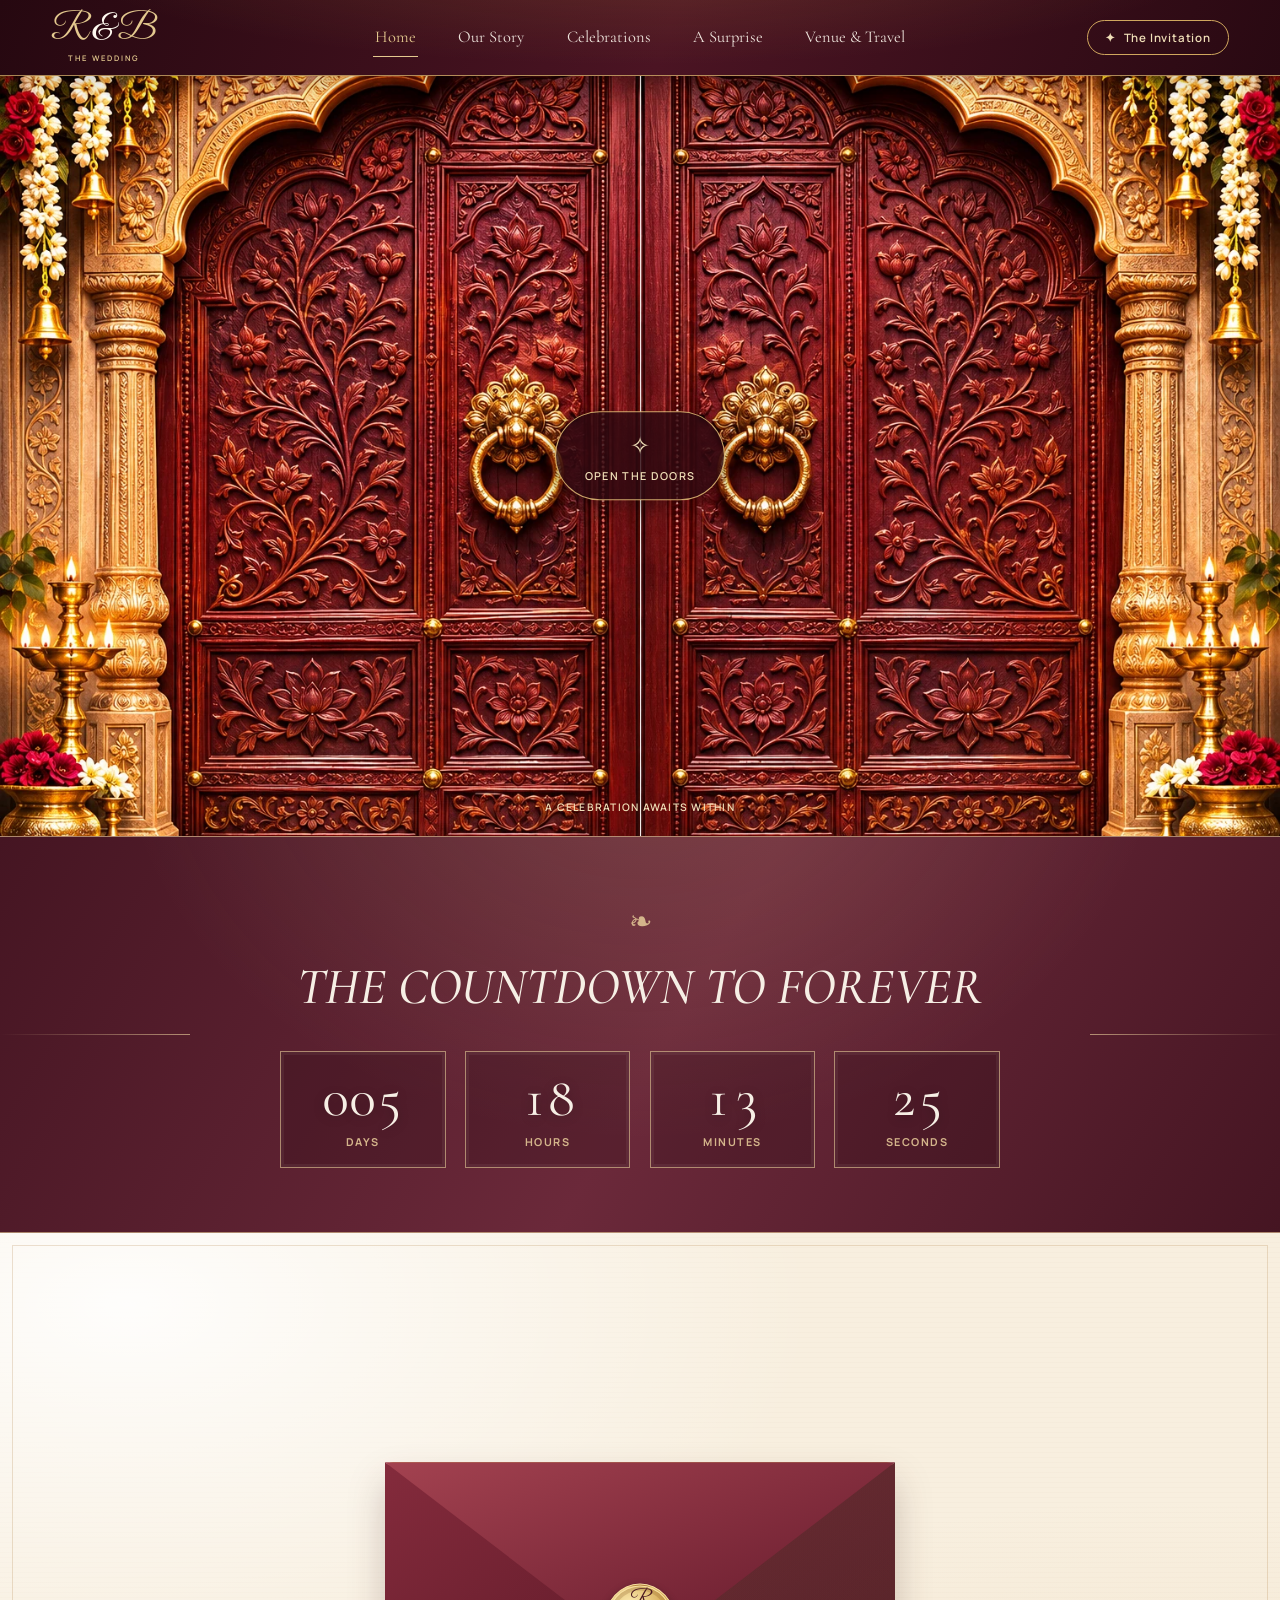
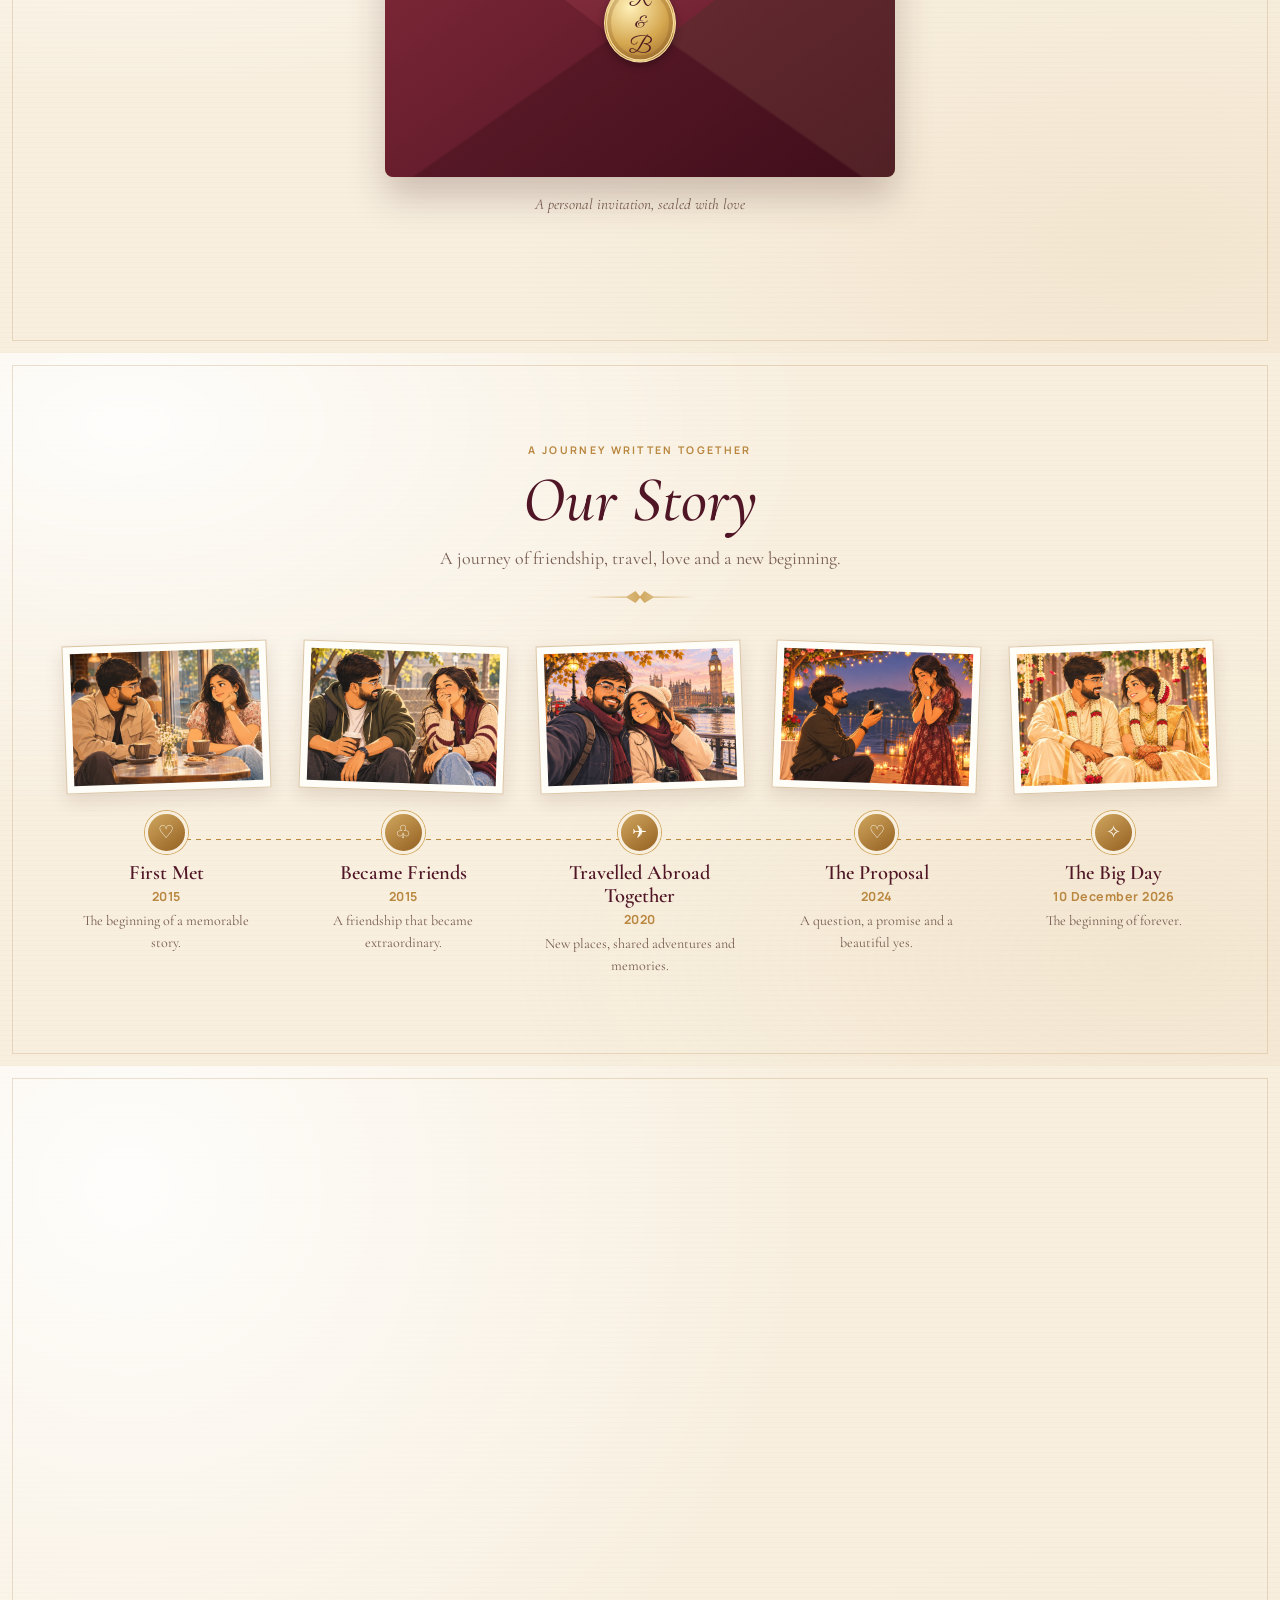
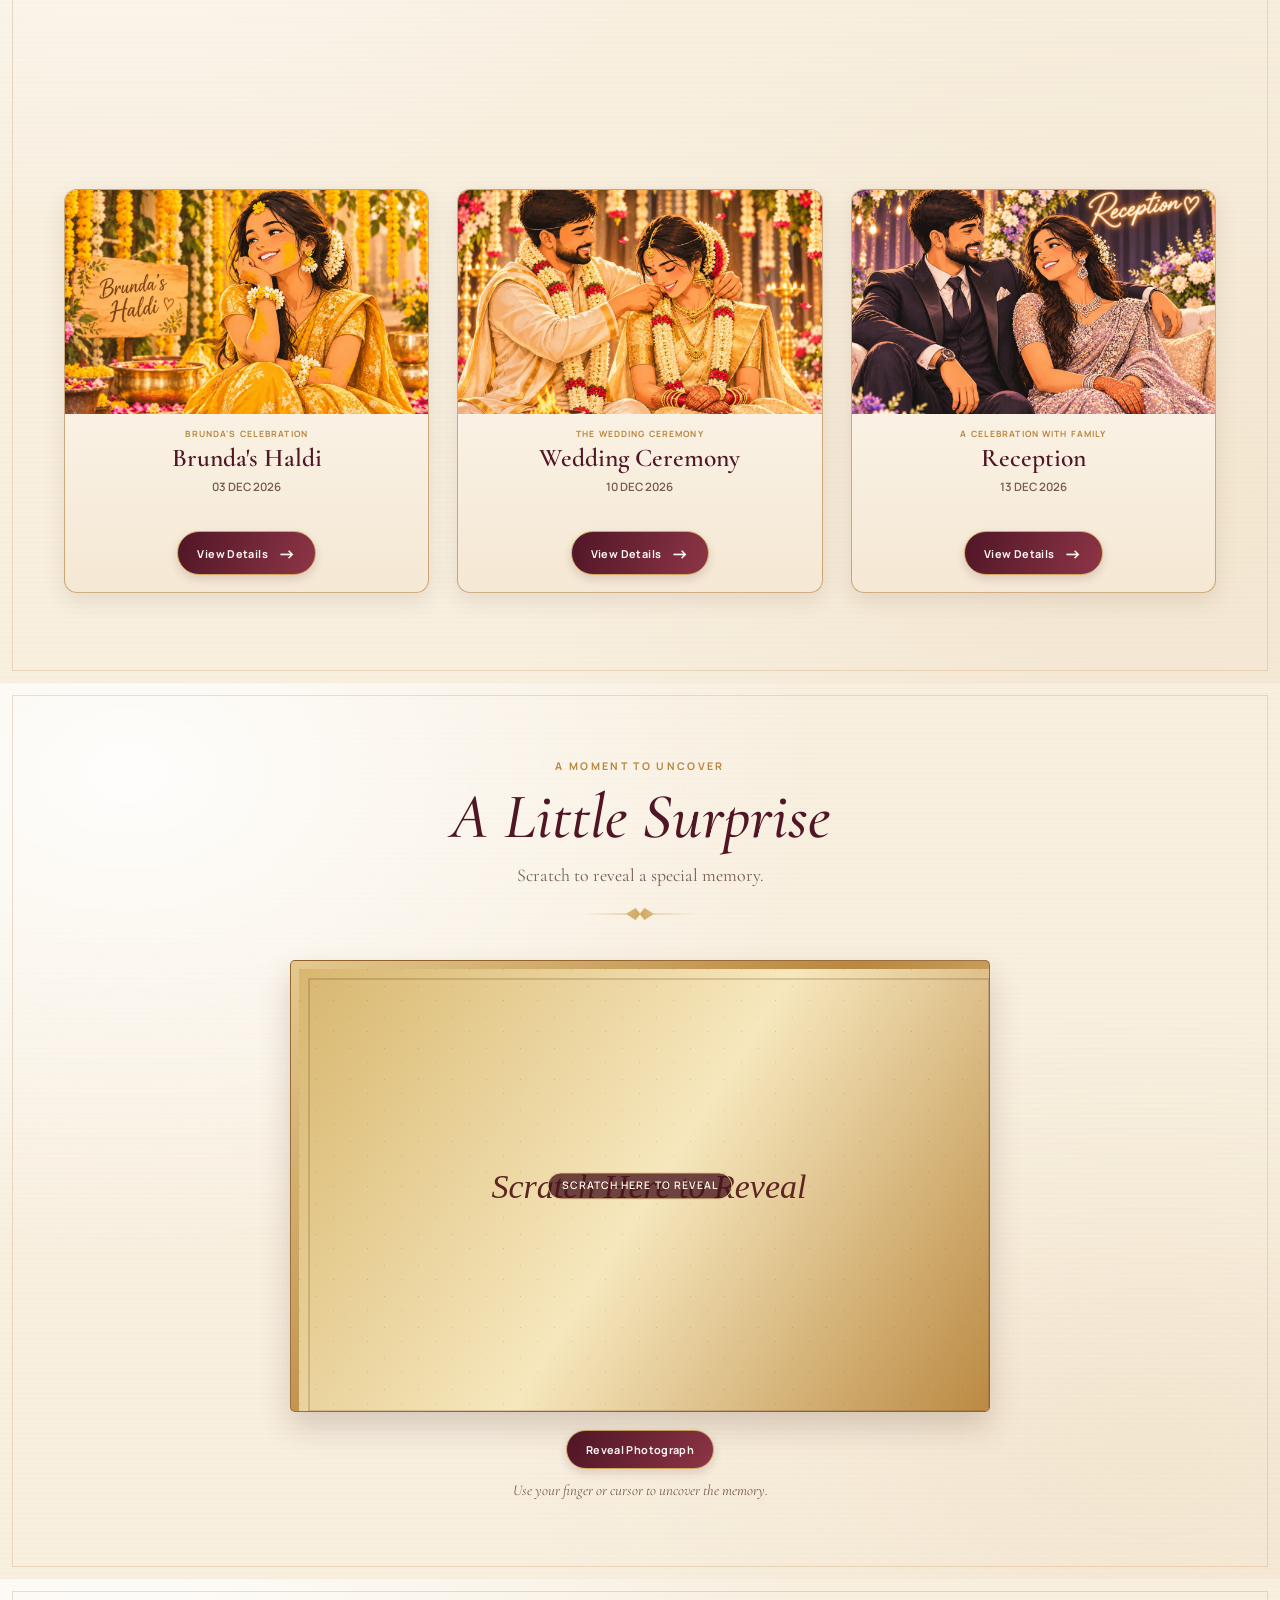
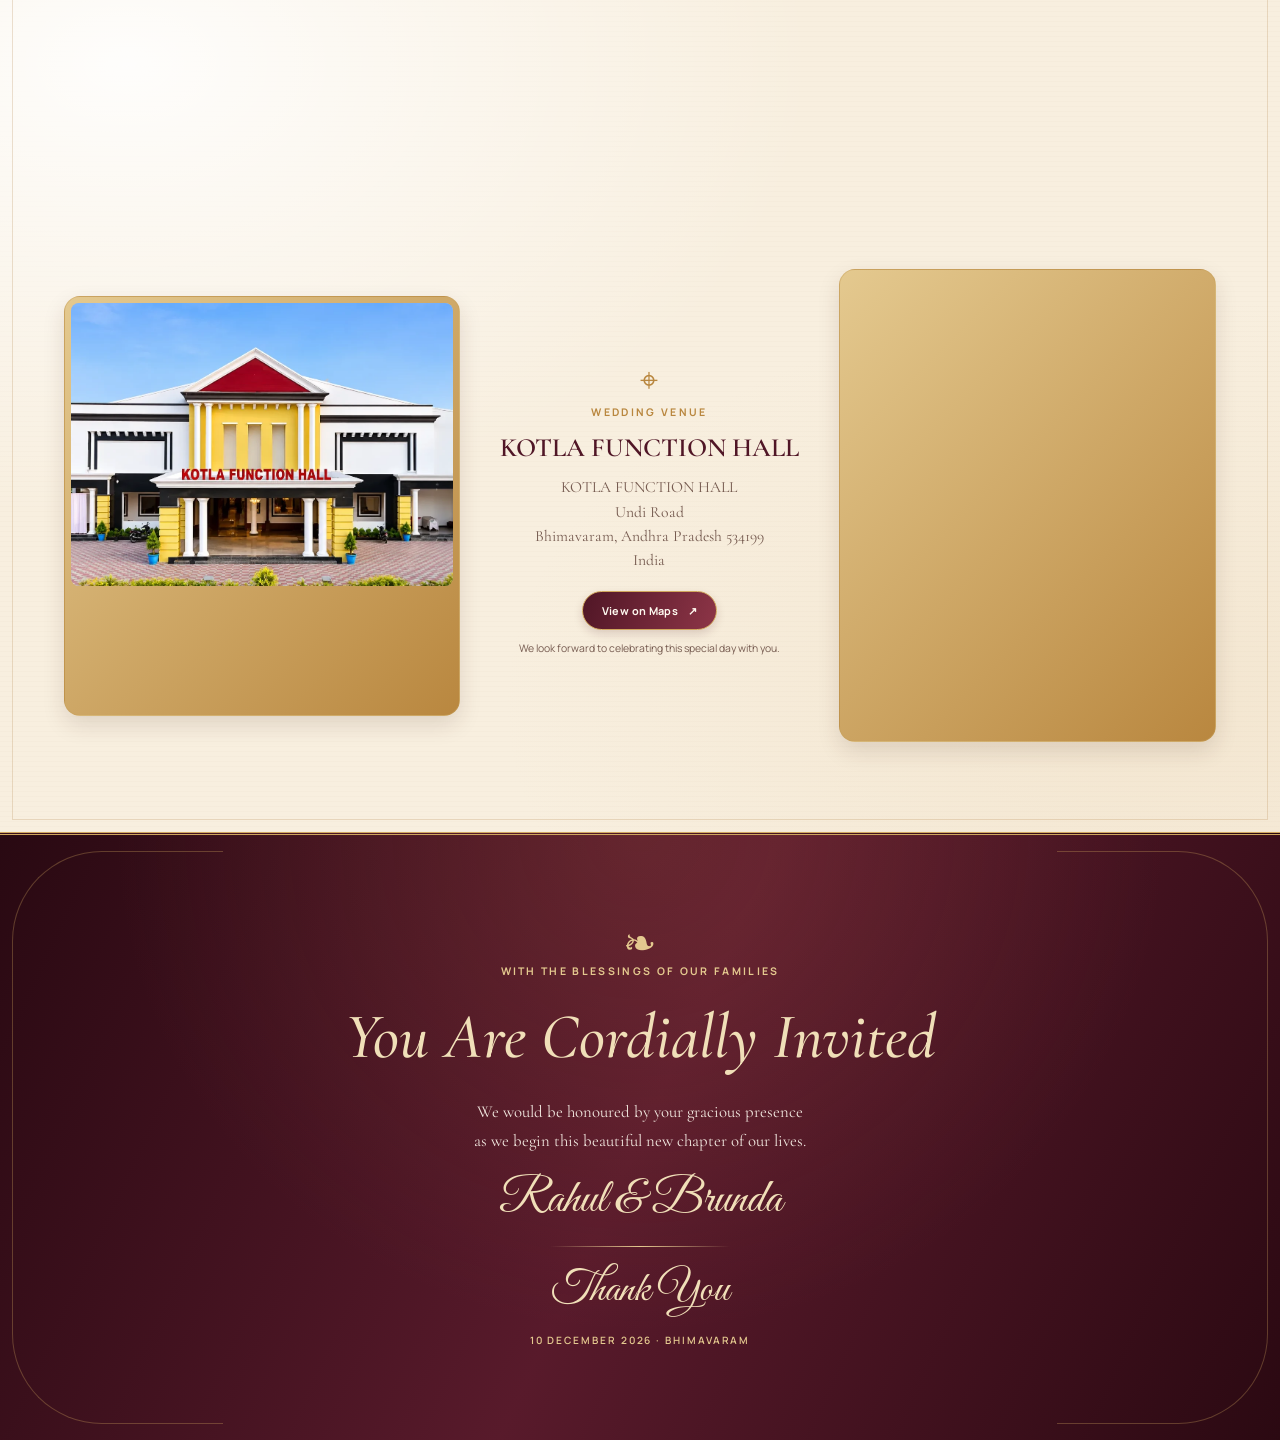
<file: index.html>
<!DOCTYPE html>
<html lang="en">
<head>
  <meta charset="UTF-8">
  <meta name="viewport" content="width=device-width, initial-scale=1.0">
  <meta name="theme-color" content="#3b101b">
  <meta name="description" content="The wedding invitation of Rahul and Brunda — 10 December 2026, Bhimavaram, Andhra Pradesh.">
  <title>Rahul &amp; Brunda | Wedding Invitation</title>
  <link rel="preconnect" href="https://fonts.googleapis.com">
  <link rel="preconnect" href="https://fonts.gstatic.com" crossorigin>
  <link href="https://fonts.googleapis.com/css2?family=Cormorant+Garamond:wght@400;500;600;700&family=Great+Vibes&family=Manrope:wght@400;500;600;700&display=swap" rel="stylesheet">
  <link rel="stylesheet" href="./static/css/main.css">
  <link rel="icon" type="image/x-icon" href="./static/favicon.ico">
  <script src="./static/js/main.js" defer></script>
</head>
<body>
  <a class="skip-link" href="#main-content">Skip to invitation</a>

  <header class="site-header" id="site-header">
    <a class="brand-mark" href="#welcome" aria-label="Rahul and Brunda — home">
      <span class="brand-monogram">R<span>&amp;</span>B</span>
      <span class="brand-caption">THE WEDDING</span>
    </a>
    <button class="menu-toggle" type="button" aria-label="Open navigation menu"
            aria-expanded="false" aria-controls="primary-navigation">
      <span></span><span></span><span></span>
    </button>
    <nav class="primary-navigation" id="primary-navigation" aria-label="Main navigation">
      <a class="nav-link is-active" href="#welcome">Home</a>
      <a class="nav-link" href="#our-story">Our Story</a>
      <a class="nav-link" href="#celebrations">Celebrations</a>
      <a class="nav-link" href="#little-surprise">A Surprise</a>
      <a class="nav-link" href="#venue-travel">Venue &amp; Travel</a>
    </nav>
    <a class="header-cta" href="#invitation"><span aria-hidden="true">✦</span> The Invitation</a>
  </header>

  <main id="main-content">
    <!-- 01: Closed palace doors. main.js will add .doors-open after the guest clicks.
         The door panels must swing inward, revealing the temple/water/sunset scene. -->
    <section class="welcome-section" id="welcome" aria-labelledby="welcome-title">
      <div class="welcome-scene">
        <picture class="hero-background">
          <source media="(max-width: 599px)"
                  srcset="./static/images/optimized/hero-mobile.webp">
          <img src="./static/images/optimized/temple-water-sunset.webp"
               alt="Temple reflected in still water at sunset" fetchpriority="high">
        </picture>
        <div class="temple-scene-overlay" aria-hidden="true"></div>
        <div class="welcome-copy">
          <p class="eyebrow welcome-eyebrow">WITH THE BLESSINGS OF OUR FAMILIES</p>
          <span class="welcome-flourish" aria-hidden="true">❧</span>
          <p class="welcome-kicker">The Wedding of</p>
          <h1 id="welcome-title" class="couple-title">
            <span class="couple-name couple-name--rahul"><span class="couple-name-inner">Rahul</span></span>
            <span class="couple-ampersand">&amp;</span>
            <span class="couple-name couple-name--brunda"><span class="couple-name-inner">Brunda</span></span>
          </h1>
          <span class="title-divider" aria-hidden="true"></span>
          <p class="wedding-date">✧ &nbsp;10 December 2026</p>
          <p class="wedding-location">⌖ &nbsp;Bhimavaram, Andhra Pradesh</p>
          <a class="welcome-scroll-cue" href="#invitation">
            <span>Scroll to discover our invitation</span><span class="scroll-cue-arrow">↓</span>
          </a>
        </div>

        <div class="entrance-doors" aria-hidden="true">
          <div class="door-panel door-panel--left">
            <img src="./static/images/entrance-door-left.webp"
                 alt="" class="door-art" fetchpriority="high">
          </div>
          <div class="door-panel door-panel--right">
            <img src="./static/images/entrance-door-right.webp"
                 alt="" class="door-art" fetchpriority="high">
          </div>
          <div class="door-frame door-frame--top"></div>
          <div class="door-frame door-frame--left"></div>
          <div class="door-frame door-frame--right"></div>
          <div class="door-handles">
            <span class="door-handle door-handle--left"></span>
            <span class="door-handle door-handle--right"></span>
          </div>
        </div>
        <button class="open-doors-button" id="open-doors" type="button"
                aria-label="Open the palace doors and reveal the wedding invitation">
          <span class="open-doors-icon">✧</span>
          <span class="open-doors-label">Open the doors</span>
        </button>
        <span class="entrance-hint">A celebration awaits within</span>
      </div>
    </section>

    <section class="countdown-section" aria-labelledby="countdown-title" data-wedding-countdown>
      <div class="countdown-ornament" aria-hidden="true">❧</div>
      <p class="eyebrow"></p>
      <h2 id="countdown-title">THE COUNTDOWN TO FOREVER</h2>
      <div class="countdown-grid" aria-live="polite" aria-atomic="true">
        <div class="countdown-unit"><span class="countdown-number" data-countdown-days>000</span><span class="countdown-label">Days</span></div>
        <div class="countdown-unit"><span class="countdown-number" data-countdown-hours>00</span><span class="countdown-label">Hours</span></div>
        <div class="countdown-unit"><span class="countdown-number" data-countdown-minutes>00</span><span class="countdown-label">Minutes</span></div>
        <div class="countdown-unit"><span class="countdown-number" data-countdown-seconds>00</span><span class="countdown-label">Seconds</span></div>
      </div>
      <p class="countdown-complete" data-countdown-complete hidden>The Celebration Begins</p>
    </section>

    <!-- 02: Burgundy invitation envelope with a gold R&B seal. -->
    <section class="invitation-section parchment-section" id="invitation" aria-labelledby="invitation-title">
      <div class="section-ornament section-ornament--left" aria-hidden="true"></div>
      <div class="invitation-layout">
        <div class="envelope-stage">
          <button class="invitation-envelope" id="invitation-envelope" type="button"
                  aria-label="Open the wedding invitation envelope" aria-expanded="false">
            <span class="envelope-back"></span>
            <span class="envelope-letter">
              <span class="letter-monogram">R &amp; B</span>
              <span class="letter-title">The Wedding Invitation</span>
              <span class="letter-names">Rahul &amp; Brunda</span>
              <span class="letter-date">10 December 2026</span>
            </span>
            <span class="envelope-flap"></span>
            <span class="envelope-front"></span>
            <span class="wax-seal">R<span>&amp;</span>B</span>
          </button>
          <article class="invitation-card" id="invitation-card" aria-labelledby="invitation-title" aria-hidden="true">
            <button class="invitation-card-close" type="button" aria-label="Close the wedding invitation">×</button>
            <div class="invitation-card-inner">
              <p class="eyebrow">WITH THE BLESSINGS OF OUR FAMILIES</p>
              <p class="invitation-card-label">THE WEDDING INVITATION</p>
              <h2 id="invitation-title">You Are Cordially Invited</h2>
              <span class="small-gold-divider" aria-hidden="true"></span>
              <p class="invitation-card-copy">With the blessings of our families, we request the pleasure of your presence at the wedding celebrations of</p>
              <p class="invitation-card-names">Rahul <span>&amp;</span> Brunda</p>
              <p class="invitation-card-date">10 December 2026</p>
              <p class="invitation-card-time">8:00 PM</p>
              <p class="invitation-card-venue">KOTLA FUNCTION HALL</p>
              <p class="invitation-card-place">Bhimavaram, Andhra Pradesh</p>
              <p class="invitation-card-hint">Tap the card or close to seal the invitation</p>
            </div>
          </article>
          <p class="envelope-caption">A personal invitation, sealed with love</p>
        </div>
      </div>
    </section>

    <!-- 03: Five milestone image slots. CSS should preserve each frame's ratio and crop
         images with object-fit: cover; never stretch or expand the card to image dimensions. -->
    <section class="story-section parchment-section" id="our-story" aria-labelledby="story-title">
      <div class="section-heading">
        <p class="eyebrow">A JOURNEY WRITTEN TOGETHER</p>
        <h2 id="story-title">Our Story</h2>
        <p class="section-subtitle">A journey of friendship, travel, love and a new beginning.</p>
        <span class="small-gold-divider"></span>
      </div>
      <ol class="story-timeline">
        <li class="story-milestone">
          <div class="story-photo-frame">
            <img src="./static/images/optimized/story-first-met.webp"
                 alt="First met — photograph placeholder" class="story-photo" loading="lazy">
          </div>
          <span class="milestone-icon">♡</span><h3>First Met</h3>
          <p class="milestone-year">2015</p>
          <p class="milestone-description">The beginning of a memorable story.</p>
        </li>
        <li class="story-milestone">
          <div class="story-photo-frame">
            <img src="./static/images/optimized/story-best-friends.webp"
                 alt="Became best friends — photograph placeholder" class="story-photo" loading="lazy">
          </div>
          <span class="milestone-icon">♧</span><h3>Became Friends</h3>
          <p class="milestone-year">2015</p>
          <p class="milestone-description">A friendship that became extraordinary.</p>
        </li>
        <li class="story-milestone">
          <div class="story-photo-frame">
            <img src="./static/images/optimized/story-travelled-abroad.webp"
                 alt="Travelled abroad together — photograph placeholder" class="story-photo" loading="lazy">
          </div>
          <span class="milestone-icon">✈</span><h3>Travelled Abroad Together</h3>
          <p class="milestone-year">2020</p>
          <p class="milestone-description">New places, shared adventures and memories.</p>
        </li>
        <li class="story-milestone">
          <div class="story-photo-frame">
            <img src="./static/images/optimized/story-proposal.webp"
                 alt="The proposal — photograph placeholder" class="story-photo" loading="lazy">
          </div>
          <span class="milestone-icon">♡</span><h3>The Proposal</h3>
          <p class="milestone-year">2024</p>
          <p class="milestone-description">A question, a promise and a beautiful yes.</p>
        </li>
        <li class="story-milestone">
          <div class="story-photo-frame">
            <img src="./static/images/optimized/story-big-day.webp"
                 alt="The big day — photograph placeholder" class="story-photo" loading="lazy">
          </div>
          <span class="milestone-icon">✧</span><h3>The Big Day</h3>
          <p class="milestone-year">10 December 2026</p>
          <p class="milestone-description">The beginning of forever.</p>
        </li>
      </ol>
    </section>

    <!-- 04: Event image slots have a consistent frame. Add final event date/time/venue
         in main.js event data or replace the placeholder labels once confirmed. -->
    <section class="celebrations-section parchment-section" id="celebrations" aria-labelledby="celebrations-title">
      <div class="section-heading">
        <p class="eyebrow">JOIN US FOR THE FESTIVITIES</p>
        <h2 id="celebrations-title">The Celebrations</h2>
        <p class="section-subtitle">Every gathering, a memory. Every moment, a blessing.</p>
        <span class="small-gold-divider"></span>
      </div>
      <div class="celebration-grid">
        <article class="celebration-card" data-event="engagement">
          <div class="celebration-image-frame"><img src="./static/images/optimized/event-Engagement.webp" alt="Engagement photograph placeholder" class="celebration-image" loading="lazy"></div>
          <div class="celebration-card-content"><p class="event-host" data-event-host></p><h3 data-event-title></h3><p class="event-date" data-event-card-date></p><button class="event-details-button" type="button" data-event-open="engagement">View Details <span>→</span></button></div>
        </article>
        <article class="celebration-card" data-event="sangeet">
          <div class="celebration-image-frame"><img src="./static/images/optimized/event-sangeet.webp" alt="Sangeet photograph placeholder" class="celebration-image" loading="lazy"></div>
          <div class="celebration-card-content"><p class="event-host" data-event-host></p><h3 data-event-title></h3><p class="event-date" data-event-card-date></p><button class="event-details-button" type="button" data-event-open="sangeet">View Details <span>→</span></button></div>
        </article>
        <article class="celebration-card" data-event="rahul-haldi">
          <div class="celebration-image-frame"><img src="./static/images/optimized/event-rahul-haldi.webp" alt="Rahul's Haldi photograph placeholder" class="celebration-image" loading="lazy"></div>
          <div class="celebration-card-content"><p class="event-host" data-event-host></p><h3 data-event-title></h3><p class="event-date" data-event-card-date></p><button class="event-details-button" type="button" data-event-open="rahul-haldi">View Details <span>→</span></button></div>
        </article>
        <article class="celebration-card" data-event="brunda-haldi">
          <div class="celebration-image-frame"><img src="./static/images/optimized/event-brunda-haldi.webp" alt="Brunda's Haldi photograph placeholder" class="celebration-image" loading="lazy"></div>
          <div class="celebration-card-content"><p class="event-host" data-event-host></p><h3 data-event-title></h3><p class="event-date" data-event-card-date></p><button class="event-details-button" type="button" data-event-open="brunda-haldi">View Details <span>→</span></button></div>
        </article>
        <article class="celebration-card" data-event="wedding">
          <div class="celebration-image-frame"><img src="./static/images/optimized/event-wedding.webp" alt="Wedding ceremony photograph placeholder" class="celebration-image" loading="lazy"></div>
          <div class="celebration-card-content"><p class="event-host" data-event-host></p><h3 data-event-title></h3><p class="event-date" data-event-card-date></p><button class="event-details-button" type="button" data-event-open="wedding">View Details <span>→</span></button></div>
        </article>
        <article class="celebration-card" data-event="reception">
          <div class="celebration-image-frame"><img src="./static/images/optimized/event-reception.webp" alt="Reception photograph placeholder" class="celebration-image" loading="lazy"></div>
          <div class="celebration-card-content"><p class="event-host" data-event-host></p><h3 data-event-title></h3><p class="event-date" data-event-card-date></p><button class="event-details-button" type="button" data-event-open="reception">View Details <span>→</span></button></div>
        </article>
      </div>

      <dialog class="event-dialog" id="event-dialog" aria-labelledby="event-dialog-title">
        <button class="dialog-close" type="button" aria-label="Close event details">×</button>
        <p class="eyebrow">YOU ARE WARMLY INVITED</p><h3 id="event-dialog-title">Celebration Details</h3>
        <dl class="event-information">
          <div><dt>Date</dt><dd data-event-date>To be announced</dd></div>
          <div><dt>Time</dt><dd data-event-time>To be announced</dd></div>
          <div><dt>Venue</dt><dd data-event-venue>To be announced</dd></div>
          <div data-event-address-row><dt>Address</dt><dd data-event-address>To be announced</dd></div>
        </dl>
        <a class="gold-button map-link" data-event-map href="#" target="_blank" rel="noopener">Open in Maps ↗</a>
      </dialog>
    </section>

    <section class="surprise-section parchment-section" id="little-surprise" aria-labelledby="surprise-title">
      <div class="section-heading">
        <p class="eyebrow">A MOMENT TO UNCOVER</p>
        <h2 id="surprise-title">A Little Surprise</h2>
        <p class="section-subtitle">Scratch to reveal a special memory.</p>
        <span class="small-gold-divider"></span>
      </div>
      <div class="scratch-experience" data-scratch-experience>
        <div class="scratch-frame" data-scratch-frame>
          <div class="scratch-image-placeholder" aria-hidden="true">A treasured photograph will appear here</div>
          <img src="./static/images/optimized/couple-reveal.webp" alt="A special memory of Rahul and Brunda" class="scratch-photo" data-scratch-photo loading="lazy">
          <canvas class="scratch-canvas" data-scratch-canvas aria-label="Scratch the surface to reveal a special photograph" role="img"></canvas>
          <p class="scratch-instruction" data-scratch-instruction>Scratch Here to Reveal</p>
        </div>
        <button class="gold-button scratch-reveal-button" type="button" data-scratch-reveal>Reveal Photograph</button>
        <p class="scratch-status" data-scratch-status aria-live="polite">Use your finger or cursor to uncover the memory.</p>
      </div>
    </section>

    <!-- 06: Venue is intentionally near the end. Replace venue name/address and map query
         when the exact mandapam details are confirmed. -->
    <section class="venue-section parchment-section" id="venue-travel" aria-labelledby="venue-title">
      <div class="section-heading">
        <p class="eyebrow">WE LOOK FORWARD TO WELCOMING YOU</p><h2 id="venue-title">Venue &amp; Travel</h2>
        <p class="section-subtitle">We would be delighted to celebrate with you in Bhimavaram.</p>
        <span class="small-gold-divider"></span>
      </div>
      <div class="venue-layout">
        <div class="venue-photo-frame">
          <img src="./static/images/optimized/wedding-venue.webp"
               alt="Wedding venue photograph placeholder" class="venue-photo" loading="lazy">
        </div>
        <div class="venue-details">
          <span class="venue-pin">⌖</span><p class="eyebrow">WEDDING VENUE</p>
          <h3>KOTLA FUNCTION HALL</h3>
          <address>KOTLA FUNCTION HALL<br>Undi Road <br>Bhimavaram, Andhra Pradesh 534199<br>India</address>
          <a class="gold-button" href="https://www.google.com/maps/search/?api=1&amp;query=Kotla+Function+Hall+Bhimavaram&query_place_id=ChIJU5M-8vYyNjoRDWOxPvJt3bQ"
             target="_blank" rel="noopener">View on Maps <span>↗</span></a>
          <p class="venue-note">We look forward to celebrating this special day with you.</p>
        </div>
        <div class="venue-map-frame">
          <iframe
            src="https://maps.google.com/maps?q=Kotla%20Function%20Hall%2C%20Undi%20Road%2C%20Bhimavaram%2C%20Andhra%20Pradesh%20534199&t=&z=18&ie=UTF8&iwloc=B&output=embed"
            width="100%"
            height="450"
            style="border:0;"
            loading="lazy"
            allowfullscreen
            referrerpolicy="no-referrer-when-downgrade"
            title="Kotla Function Hall, Bhimavaram, Wedding Venue Map">
          </iframe>
        </div>
      </div>
    </section>
  </main>

  <!-- 07: Formal closing -->
  <footer class="closing-section" id="closing">
    <div class="closing-ornament" aria-hidden="true">❧</div>
    <p class="eyebrow">WITH THE BLESSINGS OF OUR FAMILIES</p>
    <h2>You Are Cordially Invited</h2>
    <p>We would be honoured by your gracious presence</p>
    <p>as we begin this beautiful new chapter of our lives.</p>
    <p class="closing-couple">Rahul &amp; Brunda</p>
    <span class="closing-divider"></span>
    <p class="closing-thanks">Thank You</p>
    <p class="closing-date">10 DECEMBER 2026 · BHIMAVARAM</p>
  </footer>
</body>
</html>
</file>
<file: static/css/main.css>
/* =========================================================
   RAHUL & BRUNDA — LUXURY WEDDING EXPERIENCE
   Theme: Burgundy / Antique Gold / Warm Ivory
   File: static/css/main.css
   ========================================================= */

:root {
  --burgundy-950: #260810;
  --burgundy-900: #350d18;
  --burgundy-850: #42111e;
  --burgundy-800: #501626;
  --burgundy-700: #702438;
  --burgundy-600: #8d3547;
  --gold-500: #b9873f;
  --gold-400: #d0a75e;
  --gold-300: #e4c98f;
  --gold-200: #f0dfb8;
  --ivory-100: #fffaf0;
  --ivory-200: #f8efdf;
  --ivory-300: #eee0c8;
  --ink: #39131c;
  --muted-ink: #765b50;
  --serif: "Cormorant Garamond", Georgia, serif;
  --sans: "Manrope", Arial, sans-serif;
  --script: "Great Vibes", "Brush Script MT", cursive;
  --page-width: 1240px;
  --section-pad: clamp(3.5rem, 7vw, 6.5rem);
  --gold-line: linear-gradient(90deg, transparent, var(--gold-400), transparent);
  color-scheme: light;
}

* { box-sizing: border-box; }

html {
  scroll-behavior: smooth;
  scroll-padding-top: 88px;
  background: var(--ivory-200);
}

body {
  margin: 0;
  color: var(--ink);
  background: var(--ivory-200);
  font-family: var(--serif);
  font-size: 18px;
  line-height: 1.55;
  overflow-x: hidden;
}

body, button, a { -webkit-tap-highlight-color: transparent; }

button, input, textarea, select { font: inherit; }

button, a { touch-action: manipulation; }

a {
  color: inherit;
  text-decoration: none;
}

img {
  display: block;
  max-width: 100%;
}

button { color: inherit; }

::selection {
  color: var(--ivory-100);
  background: var(--burgundy-700);
}

.skip-link {
  position: fixed;
  z-index: 9999;
  top: 12px;
  left: 12px;
  padding: .7rem 1rem;
  color: white;
  background: var(--burgundy-900);
  border: 1px solid var(--gold-400);
  border-radius: 8px;
  transform: translateY(-160%);
}
.skip-link:focus { transform: translateY(0); }

/* -------------------- Navigation -------------------- */

.site-header {
  position: sticky;
  z-index: 1000;
  top: 0;
  display: grid;
  grid-template-columns: 180px 1fr 180px;
  align-items: center;
  min-height: 76px;
  padding: 8px clamp(20px, 4vw, 64px);
  color: var(--ivory-100);
  background:
    radial-gradient(ellipse at 50% -70%, rgba(190, 135, 63, .22), transparent 65%),
    linear-gradient(110deg, #260810, #4b1423 52%, #290912);
  border-bottom: 1px solid rgba(221, 183, 111, .72);
  box-shadow: 0 5px 22px rgba(31, 7, 13, .2);
}

.brand-mark {
  display: inline-flex;
  width: fit-content;
  flex-direction: column;
  align-items: center;
  line-height: 1;
  color: var(--gold-300);
}
.brand-monogram {
  font-family: var(--script);
  font-size: 2.25rem;
  letter-spacing: .025em;
}
.brand-monogram span { padding: 0 .08em; color: var(--ivory-100); }
.brand-caption {
  margin-top: 5px;
  font: 600 .48rem var(--sans);
  letter-spacing: .27em;
}

.primary-navigation {
  display: flex;
  align-items: center;
  justify-content: center;
  gap: clamp(18px, 3vw, 44px);
}
.nav-link {
  position: relative;
  padding: 9px 2px;
  color: rgba(255, 250, 240, .91);
  font-size: 1.03rem;
  transition: color .25s ease;
}
.nav-link::after {
  position: absolute;
  right: 50%;
  bottom: 2px;
  left: 50%;
  height: 1px;
  content: "";
  background: var(--gold-300);
  transition: left .25s ease, right .25s ease;
}
.nav-link:hover, .nav-link:focus-visible, .nav-link.is-active { color: var(--gold-300); }
.nav-link:hover::after, .nav-link:focus-visible::after, .nav-link.is-active::after {
  right: 0;
  left: 0;
}
.header-cta {
  justify-self: end;
  padding: 9px 17px;
  color: var(--gold-200);
  border: 1px solid var(--gold-400);
  border-radius: 30px;
  font: 600 .72rem var(--sans);
  letter-spacing: .07em;
  transition: color .25s ease, background .25s ease, transform .25s ease;
}
.header-cta:hover {
  color: var(--burgundy-950);
  background: var(--gold-300);
  transform: translateY(-2px);
}
.header-cta span { margin-right: 5px; }

.menu-toggle {
  display: none;
  width: 44px;
  height: 42px;
  padding: 10px;
  border: 1px solid rgba(228, 201, 143, .55);
  border-radius: 8px;
  background: transparent;
  cursor: pointer;
}
.menu-toggle span {
  display: block;
  width: 100%;
  height: 1px;
  margin: 5px 0;
  background: var(--gold-200);
}

/* -------------------- Shared section styling -------------------- */

.parchment-section {
  position: relative;
  isolation: isolate;
  background-color: var(--ivory-200);
  background-image:
    radial-gradient(ellipse at 10% 10%, rgba(255,255,255,.9), transparent 42%),
    radial-gradient(ellipse at 90% 85%, rgba(222,190,143,.19), transparent 40%),
    repeating-linear-gradient(0deg, rgba(126,79,43,.018) 0, rgba(126,79,43,.018) 1px, transparent 1px, transparent 5px);
}
.parchment-section::before {
  position: absolute;
  z-index: -1;
  inset: 12px;
  border: 1px solid rgba(174, 126, 65, .23);
  content: "";
  pointer-events: none;
}
.section-heading {
  max-width: 760px;
  margin: 0 auto 2.5rem;
  padding: 0 20px;
  text-align: center;
}
.eyebrow {
  margin: 0 0 .55rem;
  color: var(--gold-500);
  font: 700 .66rem var(--sans);
  letter-spacing: .22em;
  text-transform: uppercase;
}
.section-heading h2,
.invitation-copy h2,
.venue-details h2 {
  margin: 0;
  color: var(--burgundy-800);
  font-size: clamp(2.45rem, 5vw, 4.1rem);
  font-weight: 500;
  font-style: italic;
  line-height: 1.08;
}
.section-subtitle {
  margin: .65rem 0 0;
  color: var(--muted-ink);
  font-size: 1.12rem;
}
.small-gold-divider {
  display: block;
  width: 112px;
  height: 12px;
  margin: 1.15rem auto 0;
  background: var(--gold-line);
  clip-path: polygon(0 46%, 38% 46%, 46% 0, 50% 46%, 54% 0, 62% 46%, 100% 46%, 100% 56%, 62% 56%, 54% 100%, 50% 56%, 46% 100%, 38% 56%, 0 56%);
}

/* -------------------- 01. Palace entrance -------------------- */

.welcome-section {
  position: relative;
  z-index: 1;
  min-height: min(760px, calc(100svh - 76px));
  overflow: hidden;
  color: var(--ivory-100);
  background: var(--burgundy-950);
}
.welcome-scene {
  position: relative;
  display: grid;
  min-height: min(760px, calc(100svh - 76px));
  place-items: center;
  overflow: hidden;
  isolation: isolate;
  background: #4d2830;
}
.hero-background {
  position: absolute;
  z-index: -2;
  inset: 0;
  margin: 0;
  background: #3d2529;
}
.hero-background img {
  width: 100%;
  height: 100%;
  max-width: none;
  object-fit: cover;
  object-position: center 54%;
}
.temple-scene-overlay {
  position: absolute;
  z-index: -1;
  inset: 0;
  background: linear-gradient(180deg, rgba(37, 8, 16, .08), rgba(37, 8, 16, .05) 48%, rgba(37, 8, 16, .25));
}
.welcome-copy {
  position: relative;
  z-index: 1;
  width: min(680px, 82%);
  margin: 0 auto;
  padding: 2.5rem 1.5rem;
  color: var(--ivory-100);
  text-align: center;
  text-shadow: 0 2px 15px rgba(34, 8, 13, .58);
  opacity: 0;
  transform: translateY(28px);
  transition: opacity 1.1s ease .65s, transform 1.2s cubic-bezier(.2,.75,.2,1) .65s;
}
.welcome-section.doors-open .welcome-copy {
  opacity: 1;
  transform: translateY(0);
}
.welcome-eyebrow { color: var(--gold-200); }
.welcome-flourish {
  display: block;
  margin: .2rem 0 .5rem;
  color: var(--gold-300);
  font-size: 2.2rem;
}
.welcome-kicker {
  margin: 0;
  font-size: clamp(1.1rem, 2vw, 1.5rem);
  font-style: italic;
}
.couple-title {
  display: flex;
  flex-wrap: wrap;
  align-items: baseline;
  justify-content: center;
  gap: .1em .22em;
  margin: .15rem 0 .35rem;
  color: #fff0d1;
  font-family: var(--script);
  font-size: clamp(4rem, 9vw, 8.1rem);
  font-weight: 400;
  line-height: 1.12;
  animation: name-float-in 1.6s cubic-bezier(.16,1,.3,1) both;
  animation-play-state: paused;
}
.doors-open .couple-title { animation-play-state: running; }
.couple-ampersand {
  color: var(--gold-300);
  font-size: .75em;
}
.title-divider {
  display: block;
  width: min(260px, 60%);
  height: 1px;
  margin: .75rem auto 1rem;
  background: linear-gradient(90deg, transparent, var(--gold-300), transparent);
}
.wedding-date, .wedding-location {
  margin: .35rem 0;
  font-size: clamp(1.05rem, 2vw, 1.3rem);
}
.wedding-date { color: #fff1d8; }
.wedding-location { color: #fff8ec; }
.welcome-scroll-cue {
  display: inline-flex;
  flex-direction: column;
  align-items: center;
  gap: .2rem;
  margin-top: 1.8rem;
  color: var(--gold-200);
  font: 600 .65rem var(--sans);
  letter-spacing: .12em;
  text-transform: uppercase;
}
.scroll-cue-arrow { font-size: 1.5rem; animation: gentle-bob 1.8s ease-in-out infinite; }

/* Door panels begin closed and cover the entire scene. JavaScript adds doors-open
   to .welcome-section only after the entrance button is activated. */


/* ==========================================
   RAHUL & BRUNDA — CORRECT DOUBLE DOOR SETUP
   ========================================== */

.entrance-doors {
    position: absolute !important;
    inset: 0 !important;
    width: 100% !important;
    height: 100% !important;
    display: block !important;
    perspective: 2200px;
    perspective-origin: center center;
    overflow: visible !important;
    z-index: 4;
}

/* Both doors occupy equal halves of the entrance */
.entrance-doors .door-panel {
    position: absolute !important;
    top: 0 !important;
    bottom: 0 !important;
    width: 50% !important;
    height: 100% !important;
    margin: 0 !important;
    padding: 0 !important;

    display: block !important;
    opacity: 1 !important;
    visibility: visible !important;

    overflow: hidden;
    box-sizing: border-box;

    transition: transform 3s cubic-bezier(.65, 0, .25, 1) !important;
    /* The panel is still physically rotated after 90deg; hiding its rear face
       prevents it from remaining in front of the palace once fully open. */
    backface-visibility: hidden !important;
    -webkit-backface-visibility: hidden !important;
}

/* LEFT DOOR */
.entrance-doors .door-panel--left {
    left: 0 !important;
    right: auto !important;

    transform-origin: left center !important;
    transform: rotateY(0deg) !important;

    z-index: 2;
}

/* RIGHT DOOR */
.entrance-doors .door-panel--right {
    right: 0 !important;
    left: auto !important;

    transform-origin: right center !important;
    transform: rotateY(0deg) !important;

    z-index: 2;
}

/* Images fill their respective door panels */
.entrance-doors .door-art {
    display: block !important;
    width: 100% !important;
    height: 100% !important;
    max-width: none !important;
    object-fit: cover !important;
    object-position: center !important;
}

/* REVERSED ROTATION DIRECTION */
.welcome-section.doors-open .door-panel--left {
    transform: rotateY(160deg) !important;
}

.welcome-section.doors-open .door-panel--right {
    transform: rotateY(-160deg) !important;
}


/* Open doors button */
.open-doors-button {
  position: absolute;
  z-index: 8;
  top: 50%;
  left: 50%;
  display: flex;
  min-width: 170px;
  flex-direction: column;
  align-items: center;
  gap: .2rem;
  padding: 1rem 1.3rem;
  color: var(--gold-200);
  background: rgba(45, 9, 17, .82);
  border: 1px solid rgba(230, 193, 121, .85);
  border-radius: 50px;
  box-shadow: 0 8px 24px rgba(0, 0, 0, .35);
  cursor: pointer;
  transform: translate(-50%, -50%);
  transition:
    opacity .45s ease,
    transform .45s ease,
    background .25s ease;
}

.open-doors-button:hover {
  background: rgba(83, 19, 34, .96);
  transform: translate(-50%, -50%) scale(1.05);
}

.open-doors-icon {
  font-size: 1.5rem;
}

.open-doors-label {
  font: 600 .68rem var(--sans);
  letter-spacing: .12em;
  text-transform: uppercase;
}

.doors-open .open-doors-button,
.doors-open .entrance-hint {
  opacity: 0;
  pointer-events: none;
}

.entrance-hint {
  position: absolute;
  z-index: 7;
  bottom: 22px;
  left: 50%;
  color: var(--gold-200);
  font: 600 .65rem var(--sans);
  letter-spacing: .12em;
  text-transform: uppercase;
  transform: translateX(-50%);
  transition: opacity .3s ease;
}

/* Wedding text appears after the doors begin opening */
.welcome-section .welcome-copy {
  opacity: 0;
  transform: translateY(28px);
  transition:
    opacity 1.2s ease,
    transform 1.3s cubic-bezier(.2, .75, .2, 1);
}

.welcome-section.reveal-welcome-copy .welcome-copy {
  opacity: 1;
  transform: translateY(0);
}

.reveal-welcome-copy .couple-title {
  animation-play-state: running;
}

/* Accessibility */
@media (prefers-reduced-motion: reduce) {
  .door-panel,
  .welcome-copy,
  .door-frame,
  .door-handles {
    transition-duration: .01ms !important;
  }
}

/* -------------------- 02. Invitation envelope -------------------- */

.invitation-section {
  padding: clamp(3rem, 6vw, 5.5rem) clamp(20px, 6vw, 90px);
  overflow: hidden;
}
.invitation-layout {
  display: grid;
  width: min(var(--page-width), 100%);
  min-height: 330px;
  grid-template-columns: 1fr 1fr;
  align-items: center;
  gap: clamp(35px, 7vw, 100px);
  margin: 0 auto;
}
.envelope-stage {
  display: flex;
  min-height: 260px;
  flex-direction: column;
  align-items: center;
  justify-content: center;
  perspective: 1100px;
}
.invitation-envelope {
  position: relative;
  width: min(100%, 460px);
  aspect-ratio: 1.62 / 1;
  padding: 0;
  border: 0;
  background: transparent;
  cursor: pointer;
  filter: drop-shadow(0 20px 18px rgba(55, 20, 20, .22));
  animation: envelope-float 5.5s ease-in-out infinite;
}
.envelope-back, .envelope-front, .envelope-flap, .envelope-letter {
  position: absolute;
  inset: 0;
}
.envelope-back {
  z-index: 0;
  background: linear-gradient(145deg, #8c3041, #4b101f 70%);
  border: 1px solid var(--gold-400);
  border-radius: 8px;
}
.envelope-front {
  z-index: 3;
  background:
    linear-gradient(145deg, transparent 49.5%, rgba(31,5,13,.24) 50%),
    linear-gradient(35deg, transparent 49.5%, rgba(255,220,158,.12) 50%),
    linear-gradient(145deg, #842b3c, #4a101e);
  clip-path: polygon(0 0, 50% 58%, 100% 0, 100% 100%, 0 100%);
  border-radius: 0 0 8px 8px;
}
.envelope-flap {
  z-index: 4;
  background: linear-gradient(160deg, #a34250, #651a2c 70%);
  clip-path: polygon(0 0, 100% 0, 50% 62%);
  transform-origin: top center;
  transition: transform .85s cubic-bezier(.2,.75,.2,1), z-index 0s .4s;
  filter: drop-shadow(0 3px 3px rgba(0,0,0,.18));
}
.envelope-letter {
  z-index: 2;
  display: flex;
  inset: 7% 8% 5%;
  flex-direction: column;
  align-items: center;
  justify-content: center;
  gap: .25rem;
  color: var(--burgundy-900);
  background: var(--ivory-100);
  border: 1px solid var(--gold-400);
  transition: transform .9s cubic-bezier(.2,.75,.2,1);
}
.letter-monogram { color: var(--gold-500); font: 1.2rem var(--script); }
.letter-title { font: 600 .58rem var(--sans); letter-spacing: .16em; text-transform: uppercase; }
.letter-names { font: italic 1.8rem var(--serif); }
.letter-date { font: .75rem var(--sans); }
.wax-seal {
  position: absolute;
  z-index: 5;
  top: 51%;
  left: 50%;
  display: grid;
  width: 72px;
  aspect-ratio: 1;
  place-items: center;
  color: #4a1720;
  background: radial-gradient(circle at 35% 28%, #fff0b8, #d4a64f 55%, #936027);
  border: 3px double #f7e1a3;
  border-radius: 50%;
  box-shadow: 0 3px 9px rgba(0,0,0,.32), inset 0 0 0 4px rgba(117,73,27,.22);
  font: 1.3rem var(--script);
  transform: translate(-50%, -50%);
  transition: opacity .3s ease, transform .5s ease;
}
.wax-seal span { font-size: .8em; }
.invitation-envelope.is-open .envelope-flap {
  z-index: 1;
  transform: rotateX(180deg);
}
.invitation-envelope.is-open .envelope-letter { transform: translateY(-38%); }
.invitation-envelope.is-open .wax-seal {
  opacity: 0;
  transform: translate(-50%, -50%) scale(.5);
}
.envelope-caption {
  margin: 1rem 0 0;
  color: var(--muted-ink);
  font-size: .95rem;
  font-style: italic;
}
.invitation-copy { text-align: center; }
.invitation-copy .eyebrow { color: var(--gold-500); }
.invitation-copy h2 {
  margin-bottom: .7rem;
  font-size: clamp(2.4rem, 4vw, 3.7rem);
}
.invitation-copy p {
  margin: .16rem 0;
  color: var(--muted-ink);
  font-size: 1.12rem;
}
.invitation-copy .invitation-couple-names {
  margin-top: .75rem;
  color: var(--burgundy-700);
  font-family: var(--script);
  font-size: 2.8rem;
}
.invitation-date-line { font: 600 .78rem var(--sans) !important; letter-spacing: .05em; }

/* -------------------- 03. Our Story -------------------- */

.story-section {
  padding: var(--section-pad) clamp(18px, 5vw, 70px);
  overflow: hidden;
}
.story-timeline {
  position: relative;
  display: grid;
  width: min(var(--page-width), 100%);
  grid-template-columns: repeat(5, minmax(0, 1fr));
  gap: clamp(12px, 2.5vw, 34px);
  margin: 0 auto;
  padding: 0;
  list-style: none;
}
.story-timeline::before {
  position: absolute;
  top: calc(clamp(110px, 14vw, 175px) + 21px);
  right: 8%;
  left: 8%;
  height: 1px;
  content: "";
  background: repeating-linear-gradient(90deg, var(--gold-500) 0 5px, transparent 5px 10px);
}
.story-milestone {
  position: relative;
  z-index: 1;
  min-width: 0;
  text-align: center;
}
.story-photo-frame {
  width: 100%;
  aspect-ratio: 1.38 / 1;
  padding: 7px;
  overflow: hidden;
  background: #fffdf8;
  border: 1px solid rgba(176, 129, 65, .45);
  box-shadow: 0 7px 18px rgba(76, 39, 25, .13);
  transform: rotate(var(--photo-tilt, -2deg));
  transition: transform .4s ease, box-shadow .4s ease;
}
.story-milestone:nth-child(even) .story-photo-frame { --photo-tilt: 2deg; }
.story-milestone:hover .story-photo-frame {
  z-index: 3;
  box-shadow: 0 13px 26px rgba(76, 39, 25, .2);
  transform: rotate(0) translateY(-5px) scale(1.035);
}
.story-photo {
  width: 100%;
  height: 100%;
  object-fit: cover;
  object-position: center;
  background: linear-gradient(135deg, #e9d8bd, #b98c65);
}
.milestone-icon {
  position: relative;
  display: grid;
  width: 43px;
  height: 43px;
  place-items: center;
  margin: 20px auto 8px;
  color: var(--ivory-100);
  background: linear-gradient(145deg, var(--gold-400), #946022);
  border: 3px solid var(--ivory-200);
  border-radius: 50%;
  box-shadow: 0 0 0 1px var(--gold-400);
  font-size: 1.1rem;
}
.story-milestone h3 {
  margin: .3rem 0 .1rem;
  color: var(--burgundy-800);
  font-size: clamp(1.05rem, 1.6vw, 1.35rem);
  font-weight: 600;
  line-height: 1.12;
}
.milestone-year {
  margin: .15rem 0;
  color: var(--gold-500);
  font: 700 .78rem var(--sans);
  letter-spacing: .04em;
}
.milestone-description {
  max-width: 190px;
  margin: .35rem auto 0;
  color: var(--muted-ink);
  font-size: .88rem;
}

/* -------------------- 04. Celebrations -------------------- */

.celebrations-section {
  padding: var(--section-pad) clamp(18px, 5vw, 70px);
}
.celebration-grid {
  display: grid;
  width: min(var(--page-width), 100%);
  grid-template-columns: repeat(3, minmax(0, 1fr));
  gap: clamp(16px, 2.2vw, 28px);
  margin: 0 auto;
}
.celebration-card {
  min-width: 0;
  overflow: hidden;
  background: linear-gradient(180deg, #fffdf8, #f5e8d4);
  border: 1px solid rgba(177, 126, 60, .62);
  border-radius: 13px;
  box-shadow: 0 8px 22px rgba(73, 36, 23, .1);
  transition: transform .35s ease, box-shadow .35s ease;
}
.celebration-card:hover {
  box-shadow: 0 15px 30px rgba(73, 36, 23, .17);
  transform: translateY(-6px);
}
.celebration-image-frame {
  width: 100%;
  aspect-ratio: 1.62 / 1;
  overflow: hidden;
  background: linear-gradient(135deg, #e8d3ad, #b98b57);
}
.celebration-image {
  width: 100%;
  height: 100%;
  object-fit: cover;
  object-position: center;
  transition: transform .65s cubic-bezier(.2,.75,.2,1);
}
.celebration-card:hover .celebration-image { transform: scale(1.055); }
.celebration-card-content {
  display: flex;
  min-height: 178px;
  flex-direction: column;
  align-items: center;
  padding: 14px 14px 17px;
  text-align: center;
}
.event-host {
  margin: 0 0 3px;
  color: var(--gold-500);
  font: 700 .54rem var(--sans);
  letter-spacing: .13em;
}
.celebration-card h3 {
  margin: 0;
  color: var(--burgundy-800);
  font-size: clamp(1.35rem, 2vw, 1.7rem);
  font-weight: 600;
  line-height: 1.15;
}
.event-date {
  margin: .4rem 0 .85rem;
  color: var(--muted-ink);
  font: 600 .72rem var(--sans);
}
.event-details-button, .gold-button {
  display: inline-flex;
  min-height: 39px;
  align-items: center;
  justify-content: center;
  gap: .6rem;
  margin-top: auto;
  padding: 9px 19px;
  color: var(--ivory-100);
  background: linear-gradient(110deg, var(--burgundy-800), var(--burgundy-600));
  border: 1px solid var(--gold-400);
  border-radius: 30px;
  box-shadow: 0 4px 10px rgba(70, 15, 29, .15);
  font: 700 .68rem var(--sans);
  letter-spacing: .035em;
  cursor: pointer;
  transition: background .25s ease, color .25s ease, transform .25s ease;
}
.event-details-button:hover, .gold-button:hover {
  color: var(--burgundy-950);
  background: linear-gradient(110deg, #f0d79f, var(--gold-300));
  transform: translateY(-2px);
}
.event-details-button span { font-size: 1.1rem; }

/* Event detail dialog */
.event-dialog {
  width: min(510px, calc(100% - 28px));
  padding: clamp(25px, 5vw, 42px);
  color: var(--ink);
  background:
    radial-gradient(ellipse at top right, rgba(220,190,139,.2), transparent 55%),
    var(--ivory-100);
  border: 1px solid var(--gold-400);
  border-radius: 16px;
  box-shadow: 0 25px 90px rgba(30, 7, 13, .35);
}
.event-dialog::backdrop { background: rgba(30, 7, 13, .68); backdrop-filter: blur(5px); }
.event-dialog h3 {
  margin: .25rem 0 1.3rem;
  color: var(--burgundy-800);
  font-size: 2.2rem;
  font-style: italic;
  font-weight: 500;
}
.dialog-close {
  position: absolute;
  top: 10px;
  right: 13px;
  width: 36px;
  height: 36px;
  color: var(--burgundy-800);
  background: transparent;
  border: 1px solid rgba(185,135,63,.4);
  border-radius: 50%;
  font-size: 1.5rem;
  cursor: pointer;
}
.event-information { margin: 0 0 1.4rem; }
.event-information div {
  display: grid;
  grid-template-columns: 85px 1fr;
  gap: 12px;
  padding: 10px 0;
  border-bottom: 1px solid rgba(185,135,63,.22);
}
.event-information dt {
  color: var(--gold-500);
  font: 700 .7rem var(--sans);
  letter-spacing: .08em;
  text-transform: uppercase;
}
.event-information dd { margin: 0; font-size: 1rem; }
.event-dialog .gold-button { margin-top: 0; }

/* -------------------- 05. Scratch-to-reveal surprise -------------------- */

.surprise-section { padding: clamp(3.5rem, 6vw, 5.5rem) clamp(20px, 6vw, 90px); }
.scratch-experience { width: min(700px, 100%); margin: 0 auto; text-align: center; }
.scratch-frame {
  position: relative;
  width: 100%;
  aspect-ratio: 1.55 / 1;
  overflow: hidden;
  padding: 8px;
  background: linear-gradient(135deg, var(--gold-300), var(--gold-500), #f5e3b7);
  border: 1px solid rgba(137, 85, 37, .8);
  border-radius: 5px;
  box-shadow: 0 15px 31px rgba(64, 29, 22, .18);
}
.scratch-image-placeholder, .scratch-photo, .scratch-canvas, .scratch-instruction { position: absolute; }
.scratch-image-placeholder, .scratch-photo, .scratch-canvas { inset: 8px; width: calc(100% - 16px); height: calc(100% - 16px); }
.scratch-image-placeholder {
  display: grid;
  place-items: center;
  padding: 2rem;
  color: var(--burgundy-800);
  background: linear-gradient(135deg, #f4e7c8, #dcbf85);
  font-style: italic;
}
.scratch-photo { z-index: 1; object-fit: cover; background: transparent; }
.scratch-photo.image-not-ready { opacity: 0; }
.scratch-canvas { z-index: 2; cursor: crosshair; touch-action: none; }
.scratch-canvas.is-revealed { opacity: 0; transition: opacity .75s ease; }
.scratch-instruction {
  z-index: 3;
  top: 50%; left: 50%;
  margin: 0;
  padding: .35rem .85rem;
  color: var(--ivory-100);
  background: rgba(71, 19, 27, .77);
  border: 1px solid var(--gold-300);
  border-radius: 30px;
  font: 600 .65rem var(--sans);
  letter-spacing: .1em;
  text-transform: uppercase;
  pointer-events: none;
  transform: translate(-50%, -50%);
}
.scratch-reveal-button { margin: 1.15rem auto 0; }
.scratch-status { min-height: 1.5em; margin: .65rem 0 0; color: var(--muted-ink); font-size: .93rem; font-style: italic; }
.scratch-experience.is-revealed .scratch-frame { animation: reveal-frame 1s ease both; }

/* -------------------- 06. Venue & travel -------------------- */

.venue-section {
  padding: var(--section-pad) clamp(18px, 5vw, 70px);
}
.venue-layout {
  display: grid;
  width: min(var(--page-width), 100%);
  grid-template-columns: 1.05fr .8fr 1fr;
  align-items: center;
  gap: clamp(20px, 3vw, 42px);
  margin: 0 auto;
}
.venue-photo-frame, .venue-map-frame {
  width: 100%;
  min-height: 420px;
  overflow: hidden;
  padding: 6px;
  background: linear-gradient(135deg, var(--gold-300), var(--gold-500));
  border-radius: 16px;
  border: 1px solid rgba(198, 160, 91, 0.45);
  box-shadow: 0 9px 22px rgba(64, 29, 22, .13);
}
.venue-photo {
  width: 100%;
  aspect-ratio: 1.35 / 1;
  object-fit: cover;
  object-position: center;
  border-radius: 8px;
  background: #d8c1a1;
}
.venue-details { position: relative; text-align: center; }
.venue-pin { color: var(--gold-500); font-size: 2rem; }
.venue-details h3 {
  margin: .2rem 0 .45rem;
  color: var(--burgundy-800);
  font-size: 1.65rem;
  font-weight: 600;
}
.venue-details address {
  margin-bottom: 1.1rem;
  color: var(--muted-ink);
  font-size: .98rem;
  font-style: normal;
}
.venue-note {
  margin: .7rem 0 0;
  color: var(--muted-ink);
  font: .65rem var(--sans);
}
.venue-map-link { position: relative; display: block; }
.venue-map-image {
  width: 100%;
  aspect-ratio: 1.35 / 1;
  object-fit: cover;
  border-radius: 8px;
  background:
    linear-gradient(45deg, #d9e0c9, #f0e6cf);
}
.map-overlay-label {
  position: absolute;
  right: 10px;
  bottom: 10px;
  left: 10px;
  padding: 8px;
  color: white;
  background: rgba(53, 13, 24, .86);
  border: 1px solid rgba(228,201,143,.75);
  border-radius: 25px;
  font: 600 .65rem var(--sans);
  text-align: center;
}

/* -------------------- 07. Closing invitation -------------------- */

.closing-section {
  position: relative;
  overflow: hidden;
  padding: clamp(3.7rem, 7vw, 6rem) 22px;
  color: var(--ivory-100);
  background:
    radial-gradient(ellipse at 50% 0, rgba(158, 76, 68, .28), transparent 58%),
    linear-gradient(115deg, #290912, #581a2b 50%, #2b0912);
  border-top: 3px double var(--gold-400);
  text-align: center;
}
.closing-section::before, .closing-section::after {
  position: absolute;
  top: 16px;
  bottom: 16px;
  width: min(19%, 210px);
  content: "";
  opacity: .32;
  pointer-events: none;
}
.closing-section::before {
  left: 12px;
  border: 1px solid var(--gold-400);
  border-right: 0;
  border-radius: 90px 0 0 90px;
}
.closing-section::after {
  right: 12px;
  border: 1px solid var(--gold-400);
  border-left: 0;
  border-radius: 0 90px 90px 0;
}
.closing-ornament {
  color: var(--gold-300);
  font-size: 2.5rem;
  line-height: 1;
}
.closing-section .eyebrow { color: var(--gold-300); }
.closing-section h2 {
  margin: .2rem 0 .8rem;
  color: var(--gold-200);
  font-size: clamp(2.5rem, 5vw, 4.2rem);
  font-style: italic;
  font-weight: 500;
}
.closing-section > p:not(.eyebrow) {
  margin: .2rem 0;
  color: rgba(255,250,240,.9);
  font-size: 1.05rem;
}
.closing-couple {
  margin-top: 1rem !important;
  color: var(--gold-200) !important;
  font: 3rem var(--script) !important;
}
.closing-divider {
  display: block;
  width: 180px;
  height: 1px;
  margin: 1rem auto;
  background: linear-gradient(90deg, transparent, var(--gold-300), transparent);
}
.closing-thanks {
  color: var(--gold-200) !important;
  font: 2.7rem var(--script) !important;
}
.closing-date {
  margin-top: 1rem !important;
  color: var(--gold-300) !important;
  font: 600 .63rem var(--sans) !important;
  letter-spacing: .19em;
}

/* -------------------- Motion / reveal helpers -------------------- */

@keyframes name-float-in {
  0% { opacity: 0; transform: translate3d(0, 55px, 0) scale(.96); filter: blur(5px); }
  65% { opacity: 1; transform: translate3d(0, -5px, 0) scale(1.01); filter: blur(0); }
  100% { opacity: 1; transform: translate3d(0, 0, 0) scale(1); filter: blur(0); }
}
@keyframes envelope-float {
  0%, 100% { transform: translateY(0) rotate(-.4deg); }
  50% { transform: translateY(-9px) rotate(.4deg); }
}
@keyframes gentle-bob {
  0%, 100% { transform: translateY(0); }
  50% { transform: translateY(6px); }
}
.reveal-on-scroll {
  opacity: 0;
  transform: translateY(24px);
  transition: opacity .8s ease, transform .8s cubic-bezier(.2,.75,.2,1);
}
.reveal-on-scroll.is-visible { opacity: 1; transform: translateY(0); }

/* -------------------- Responsive layouts -------------------- */

@media (min-width: 1500px) {
  .welcome-section, .welcome-scene { min-height: 820px; }
}

@media (max-width: 1050px) {
  .site-header { grid-template-columns: 120px 1fr 145px; padding-inline: 22px; }
  .primary-navigation { gap: 18px; }
  .nav-link { font-size: .92rem; }
  .story-timeline { gap: 14px; }
  .venue-layout { grid-template-columns: 1fr 1fr; }
  .venue-details { grid-column: 1 / -1; grid-row: 1; }
  .venue-photo-frame { grid-column: 1; }
  .venue-map-frame { grid-column: 2; }
}

@media (max-width: 760px) {
  html { scroll-padding-top: 70px; }
  body { font-size: 16px; }
  .site-header {
    min-height: 68px;
    grid-template-columns: 1fr auto;
    padding: 7px 17px;
  }
  .brand-monogram { font-size: 1.95rem; }
  .brand-caption { font-size: .42rem; }
  .menu-toggle { display: block; grid-column: 2; grid-row: 1; }
  .header-cta { display: none; }
  .primary-navigation {
    position: absolute;
    top: calc(100% + 1px);
    right: 0;
    left: 0;
    display: flex;
    max-height: 0;
    flex-direction: column;
    align-items: stretch;
    gap: 0;
    overflow: hidden;
    padding: 0 22px;
    background: rgba(48, 10, 20, .98);
    border-bottom: 1px solid transparent;
    opacity: 0;
    transition: max-height .4s ease, opacity .3s ease, padding .3s ease;
  }
  .primary-navigation.is-open {
    max-height: 360px;
    padding: 10px 22px 18px;
    border-color: rgba(208,167,94,.55);
    opacity: 1;
  }
  .nav-link { padding: 12px 3px; border-bottom: 1px solid rgba(228,201,143,.12); }
  .nav-link::after { display: none; }
  .welcome-section, .welcome-scene { min-height: min(690px, calc(100svh - 68px)); }
  .welcome-copy { width: 90%; padding: 1.5rem .5rem; }
  .welcome-eyebrow { font-size: .53rem; }
  .couple-title { gap: 0 .13em; font-size: clamp(3.5rem, 13vw, 5.4rem); }
  .wedding-date, .wedding-location { font-size: 1rem; }
  .entrance-hint { bottom: 13px; width: 100%; text-align: center; }
  .open-doors-button { min-width: 145px; padding: .75rem 1rem; }
  .door-handle { width: 17px; height: 42px; }
  .invitation-section, .story-section, .celebrations-section, .surprise-section, .venue-section {
    padding: 3.7rem 19px;
  }
  .invitation-layout { grid-template-columns: 1fr; gap: 2.1rem; }
  .envelope-stage { min-height: 220px; }
  .invitation-envelope { width: min(88%, 390px); }
  .wax-seal { width: 59px; }
  .invitation-copy h2 { font-size: 2.65rem; }
  .story-timeline {
    grid-template-columns: repeat(2, minmax(0, 1fr));
    gap: 30px 20px;
  }
  .story-timeline::before { display: none; }
  .story-milestone:last-child { grid-column: 1 / -1; width: min(48%, 230px); justify-self: center; }
  .story-photo-frame { aspect-ratio: 1.38 / 1; }
  .milestone-icon { margin-top: 12px; }
  .celebration-grid { grid-template-columns: repeat(2, minmax(0, 1fr)); gap: 14px; }
  .celebration-card-content { min-height: 160px; padding: 11px 9px 13px; }
  .celebration-card h3 { font-size: 1.28rem; }
  .event-host { font-size: .48rem; }
  .event-date { font-size: .65rem; }
  .event-details-button { min-height: 36px; padding: 8px 13px; font-size: .62rem; }
  .venue-layout { grid-template-columns: 1fr; gap: 1.4rem; }
  .venue-details, .venue-photo-frame, .venue-map-frame { grid-column: auto; grid-row: auto; }
  .venue-details { order: -1; }
  .venue-photo, .venue-map-image { aspect-ratio: 1.65 / 1; }
  .closing-section { padding: 3.7rem 22px; }
  .closing-section::before, .closing-section::after { width: 8%; }
}

@media (max-width: 420px) {
  .welcome-section, .welcome-scene { min-height: 610px; }
  .welcome-copy { width: 94%; }
  .couple-title { font-size: clamp(3rem, 12vw, 4rem); }
  .welcome-eyebrow { letter-spacing: .13em; }
  .story-timeline { gap: 25px 14px; }
  .story-milestone h3 { font-size: 1.12rem; }
  .milestone-description { font-size: .78rem; }
  .celebration-grid { gap: 10px; }
  .celebration-image-frame { aspect-ratio: 1.35 / 1; }
  .celebration-card-content { min-height: 154px; }
  .celebration-card h3 { font-size: 1.15rem; }
  .event-details-button { padding-inline: 10px; }
  .section-heading h2 { font-size: 2.6rem; }
}

@media (prefers-reduced-motion: reduce) {
  *, *::before, *::after {
    scroll-behavior: auto !important;
    animation-duration: .01ms !important;
    animation-iteration-count: 1 !important;
    transition-duration: .01ms !important;
  }
  .welcome-copy { opacity: 1; transform: none; }
  .couple-title { animation: none; }
  .invitation-envelope { animation: none; }
  .scroll-cue-arrow { animation: none; }
}
/* -------------------- Refined entrance and invitation -------------------- */

/* The picture element selects the landscape or portrait composition without
   duplicating the invitation copy in either asset. */
.welcome-scene::before { content: none; }
.welcome-section .welcome-copy {
  opacity: 1;
  transform: none;
  transition: none;
}
.welcome-copy > * { opacity: 0; }
.welcome-copy .couple-title { opacity: 1; animation: none; }
.welcome-copy .couple-name,
.welcome-copy .couple-ampersand { opacity: 0; }
.welcome-section.hero-text-revealing .welcome-eyebrow { animation: welcome-rise 1.3s cubic-bezier(.22,.8,.25,1) .1s both; }
.welcome-section.hero-text-revealing .welcome-flourish { animation: welcome-fade .7s ease .32s both; }
.welcome-section.hero-text-revealing .welcome-kicker { animation: welcome-rise 1.3s cubic-bezier(.22,.8,.25,1) .5s both; }
.welcome-section.hero-text-revealing .couple-name--rahul { animation: welcome-from-left 1.4s cubic-bezier(.22,.8,.25,1) .95s both; }
.welcome-section.hero-text-revealing .couple-ampersand { animation: gold-shimmer 1.2s ease 1.35s both; }
.welcome-section.hero-text-revealing .couple-name--brunda { animation: welcome-from-right 1.4s cubic-bezier(.22,.8,.25,1) 1.6s both; }
.welcome-section.hero-text-revealing .title-divider { animation: divider-expand 1.1s cubic-bezier(.22,.8,.25,1) 2.05s both; }
.welcome-section.hero-text-revealing .wedding-date { animation: welcome-rise 1.2s cubic-bezier(.22,.8,.25,1) 2.35s both; }
.welcome-section.hero-text-revealing .wedding-location { animation: welcome-rise 1.2s cubic-bezier(.22,.8,.25,1) 2.7s both; }
.welcome-section.hero-text-revealing .welcome-scroll-cue { animation: welcome-fade 1.2s ease 3.15s both; }
.welcome-section.hero-text-finished .couple-name-inner { animation: name-float 6s ease-in-out infinite alternate; }
.welcome-section.hero-text-finished .couple-name--brunda .couple-name-inner { animation-delay: .5s; }

/* A compact royal countdown bridges the palace entrance and invitation. */
.countdown-section {
  position: relative;
  padding: clamp(2.8rem, 5vw, 4.2rem) clamp(18px, 5vw, 64px);
  overflow: hidden;
  color: var(--ivory-100);
  text-align: center;
  background: radial-gradient(ellipse at 50% -30%, rgba(212,181,139,.2), transparent 58%), linear-gradient(120deg, #451522, #6b293a 52%, #451522);
  border-block: 1px solid rgba(212,181,139,.7);
}
.countdown-section::before,
.countdown-section::after {
  position: absolute;
  top: 50%;
  width: min(15vw, 190px);
  height: 1px;
  content: "";
  background: linear-gradient(90deg, transparent, rgba(212,181,139,.75));
}
.countdown-section::before { left: 0; }
.countdown-section::after { right: 0; transform: scaleX(-1); }
.countdown-section .eyebrow { color: #d4b58b; }
.countdown-ornament { margin-bottom: -.3rem; color: #d4b58b; font-size: 1.75rem; }
.countdown-section h2 { margin: .2rem 0 1.45rem; color: #f6efe5; font-size: clamp(2rem, 4.2vw, 3.2rem); font-style: italic; font-weight: 500; }
.countdown-grid { display: grid; width: min(720px, 100%); grid-template-columns: repeat(4, minmax(0, 1fr)); gap: clamp(.45rem, 1.8vw, 1.2rem); margin: 0 auto; }
.countdown-unit { min-width: 0; padding: clamp(.7rem, 2vw, 1.15rem) .35rem; background: rgba(36,8,16,.26); border: 1px solid rgba(212,181,139,.72); box-shadow: inset 0 0 0 3px rgba(246,239,229,.05); }
.countdown-number { display: block; color: #f6efe5; font-size: clamp(1.8rem, 5.2vw, 3.45rem); font-variant-numeric: tabular-nums; line-height: 1; text-shadow: 0 2px 12px rgba(0,0,0,.22); }
.countdown-number.is-updating { animation: countdown-tick .38s ease; }
.countdown-label { display: block; margin-top: .5rem; color: #d4b58b; font: 700 clamp(.5rem, 1.2vw, .68rem) var(--sans); letter-spacing: .14em; text-transform: uppercase; }
.countdown-complete { margin: .2rem 0 0; color: #f6efe5; font-size: clamp(1.7rem, 4vw, 2.5rem); font-style: italic; }
.countdown-section.is-complete .countdown-grid { display: none; }

.invitation-section { display: grid; min-height: min(720px, 100svh); place-items: center; }
.invitation-layout { display: block; min-height: 0; }
.envelope-stage { position: relative; min-height: 380px; }
.invitation-envelope { width: min(100%, 510px); }
.invitation-card {
  --card-origin-x: 0px;
  --card-origin-y: 36vh;
  position: fixed;
  z-index: 1500;
  top: 50%; left: 50%;
  width: min(520px, calc(100vw - 30px));
  max-height: min(760px, calc(100svh - 28px));
  overflow: auto;
  padding: clamp(1.5rem, 5vw, 3.2rem);
  color: var(--ink);
  background: var(--ivory-100);
  border: 1px solid var(--gold-400);
  box-shadow: 0 25px 70px rgba(35, 7, 13, .38), inset 0 0 0 6px var(--ivory-100), inset 0 0 0 7px var(--gold-300);
  cursor: pointer;
  opacity: 0;
  visibility: hidden;
  pointer-events: none;
  transform: translate(calc(-50% + var(--card-origin-x)), calc(-50% + var(--card-origin-y))) scale(.48);
  transition: opacity .3s ease, transform .3s ease, visibility 0s linear .3s;
}
.invitation-card::before, .invitation-card::after {
  position: absolute;
  width: 56px; height: 56px;
  border-color: var(--gold-500);
  border-style: double;
  content: "";
  pointer-events: none;
}
.invitation-card::before { top: 15px; left: 15px; border-width: 1px 0 0 1px; }
.invitation-card::after { right: 15px; bottom: 15px; border-width: 0 1px 1px 0; }
.envelope-stage.is-open .invitation-card {
  opacity: 1;
  visibility: visible;
  pointer-events: auto;
  transform: translate(-50%, -50%) scale(1);
  transition: opacity 2.1s ease 1s, transform 2.5s cubic-bezier(.16,1,.3,1) 1s, visibility 0s;
}
.envelope-stage.is-closing .invitation-card {
  opacity: 0;
  visibility: visible;
  pointer-events: none;
  transform: translate(calc(-50% + var(--card-origin-x)), calc(-50% + var(--card-origin-y))) scale(.48);
  transition: opacity .35s ease 3.1s, transform 2.2s cubic-bezier(.55,0,.78,.2), visibility 0s linear 3.45s;
}
.invitation-card-inner { position: relative; z-index: 1; text-align: center; }
.invitation-card .eyebrow { font-size: .58rem; }
.invitation-card-label { margin: .3rem 0 .7rem; color: var(--gold-500); font: 700 .62rem var(--sans); letter-spacing: .16em; }
.invitation-card h2 { margin: 0; color: var(--burgundy-800); font-size: clamp(2.45rem, 8vw, 4.2rem); font-style: italic; font-weight: 500; line-height: 1.05; }
.invitation-card-copy { max-width: 375px; margin: 1.1rem auto .8rem; color: var(--muted-ink); font-size: 1.03rem; }
.invitation-card-names { margin: .2rem 0 .55rem; color: var(--burgundy-700); font: clamp(3rem, 10vw, 4.8rem) var(--script); line-height: .95; }
.invitation-card-names span { color: var(--gold-500); font-size: .68em; }
.invitation-card-date { margin: .5rem 0 .1rem; color: var(--gold-500); font: 700 .78rem var(--sans); letter-spacing: .11em; text-transform: uppercase; }
.invitation-card-time, .invitation-card-venue, .invitation-card-place { margin: .12rem 0; }
.invitation-card-time { color: var(--burgundy-800); font-size: 1.25rem; }
.invitation-card-venue { margin-top: .75rem; color: var(--burgundy-800); font-weight: 700; }
.invitation-card-place { color: var(--muted-ink); font-size: .96rem; }
.invitation-card-hint { margin: 1.2rem 0 0; color: var(--gold-500); font: 600 .55rem var(--sans); letter-spacing: .09em; text-transform: uppercase; }
.invitation-card-close { position: absolute; z-index: 2; top: 12px; right: 12px; width: 33px; height: 33px; padding: 0; color: var(--burgundy-800); background: var(--ivory-100); border: 1px solid rgba(185,135,63,.55); border-radius: 50%; cursor: pointer; }
.envelope-stage.is-open .envelope-caption { opacity: 0; }
.invitation-envelope.is-open .envelope-flap { transition: transform 1s cubic-bezier(.22,.8,.25,1) .3s, z-index 0s .8s; }
.invitation-envelope.is-open .envelope-letter { transition: transform 2.1s cubic-bezier(.16,1,.3,1) 1s; }
.invitation-envelope.is-open .wax-seal { transition: opacity .5s ease, transform .5s ease; }
.envelope-stage.is-closing .envelope-flap { transform: rotateX(0deg); transition: transform .9s cubic-bezier(.55,0,.78,.2) 2.2s, z-index 0s 2.2s; }
.envelope-stage.is-closing .envelope-letter { transform: translateY(0); transition: transform 2.1s cubic-bezier(.55,0,.78,.2); }
.envelope-stage.is-closing .wax-seal { opacity: 1; transform: translate(-50%, -50%) scale(1); transition: opacity .35s ease 3.1s, transform .35s ease 3.1s; }

.event-dialog { max-height: calc(100svh - 28px); overflow: auto; }
.event-information dd { overflow-wrap: anywhere; }
.map-link[hidden] { display: none; }

@keyframes welcome-fade { from { opacity: 0; } to { opacity: 1; } }
@keyframes welcome-rise { from { opacity: 0; transform: translateY(18px); } to { opacity: 1; transform: translateY(0); } }
@keyframes welcome-from-left { from { opacity: 0; transform: translateX(-38px); } to { opacity: 1; transform: translateX(0); } }
@keyframes welcome-from-right { from { opacity: 0; transform: translateX(38px); } to { opacity: 1; transform: translateX(0); } }
@keyframes gold-shimmer { from { opacity: 0; filter: brightness(.8); transform: scale(.8); } 55% { opacity: 1; filter: brightness(1.45); } to { opacity: 1; filter: brightness(1); transform: scale(1); } }
@keyframes divider-expand { from { opacity: 0; transform: scaleX(.1); } to { opacity: 1; transform: scaleX(1); } }
@keyframes title-drift { 0%, 100% { transform: translateY(0); } 50% { transform: translateY(-4px); } }
@keyframes name-float { from { transform: translateY(0); } to { transform: translateY(-5px); } }
@keyframes countdown-tick { 0% { opacity: .65; transform: translateY(2px); } 100% { opacity: 1; transform: translateY(0); } }
@keyframes reveal-frame { 0% { box-shadow: 0 15px 31px rgba(64, 29, 22, .18); } 55% { box-shadow: 0 0 0 5px rgba(228,201,143,.5), 0 16px 38px rgba(64,29,22,.24); } 100% { box-shadow: 0 15px 31px rgba(64, 29, 22, .18); } }

@media (max-width: 760px) {
  .temple-scene-overlay {
    background: linear-gradient(180deg, rgba(37, 8, 16, .32), rgba(37, 8, 16, .08) 48%, rgba(37, 8, 16, .38));
  }
  .welcome-copy { padding-top: 1rem; padding-bottom: 1rem; }
  .envelope-stage { min-height: 320px; }
  .invitation-section { min-height: 580px; }
  .scratch-frame { aspect-ratio: 1.25 / 1; }
}

@media (max-width: 599px) {
  .hero-background img {
    object-fit: contain;
    object-position: center;
  }
  .welcome-copy {
    width: min(94%, 430px);
    padding-inline: .25rem;
  }
  .welcome-eyebrow { font-size: clamp(.48rem, 2.2vw, .62rem); line-height: 1.45; }
  .couple-title { flex-wrap: nowrap; gap: .08em; font-size: clamp(3.05rem, 14vw, 4.7rem); line-height: 1; }
  .wedding-date, .wedding-location { font-size: clamp(.87rem, 3.8vw, 1rem); line-height: 1.35; }
  .wedding-location { white-space: nowrap; }
  .countdown-section { padding-inline: 13px; }
  .countdown-grid { gap: .4rem; }
  .countdown-unit { padding-inline: .2rem; }
  .countdown-label { letter-spacing: .09em; }
}

@media (max-width: 420px) {
  .welcome-copy { transform: translateY(16px); }
  .welcome-section.reveal-welcome-copy .welcome-copy { transform: translateY(16px); }
  .welcome-flourish { margin-block: 0; font-size: 1.8rem; }
  .welcome-scroll-cue { margin-top: 1.15rem; }
  .invitation-card { padding: 1.35rem 1.2rem; }
  .invitation-card-copy { margin-top: .8rem; font-size: .92rem; }
  .invitation-card-names { font-size: 3.3rem; }
  .invitation-card-hint { margin-top: .8rem; }
}

@media (prefers-reduced-motion: reduce) {
  .welcome-copy > *, .welcome-copy .couple-name, .welcome-copy .couple-ampersand { opacity: 1; animation: none !important; }
  .welcome-section.hero-text-revealing .couple-name-inner { animation: none; }
  .scratch-experience.is-revealed .scratch-frame { animation: none; }
}
</file>
